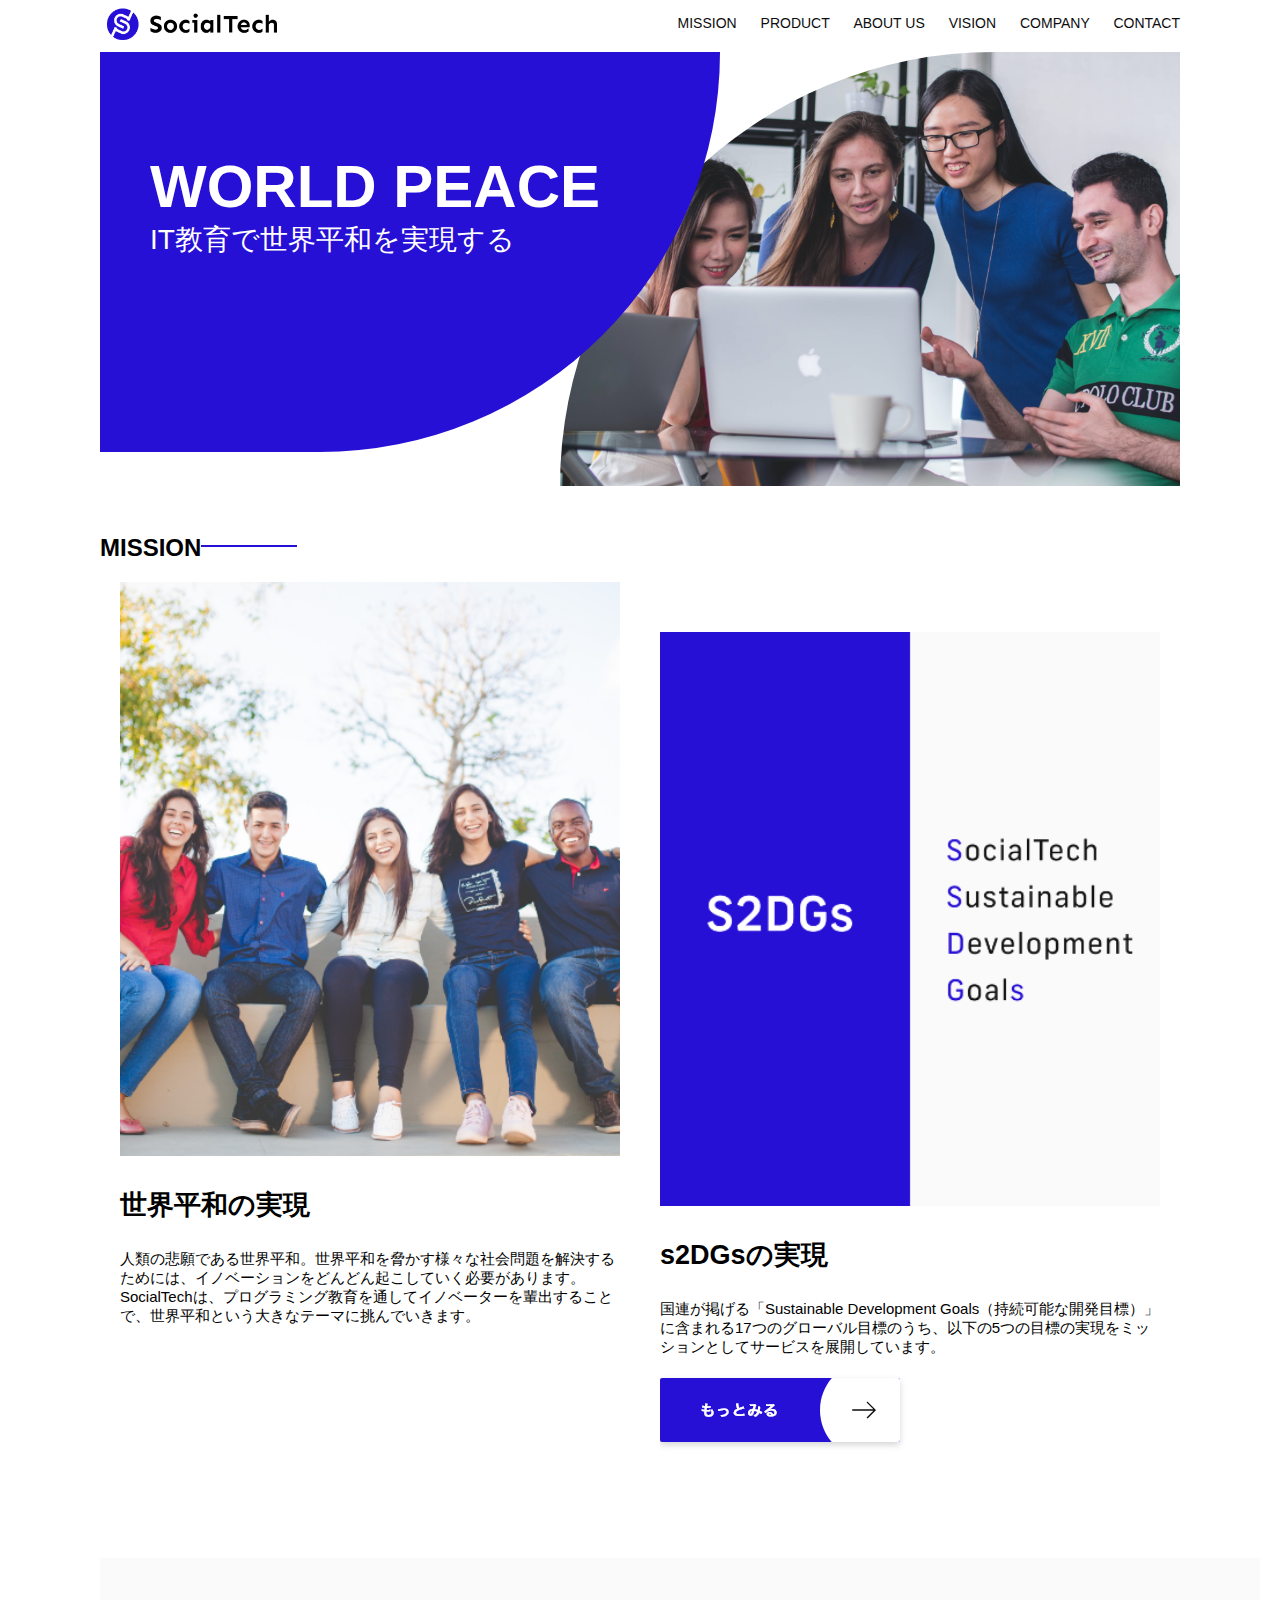
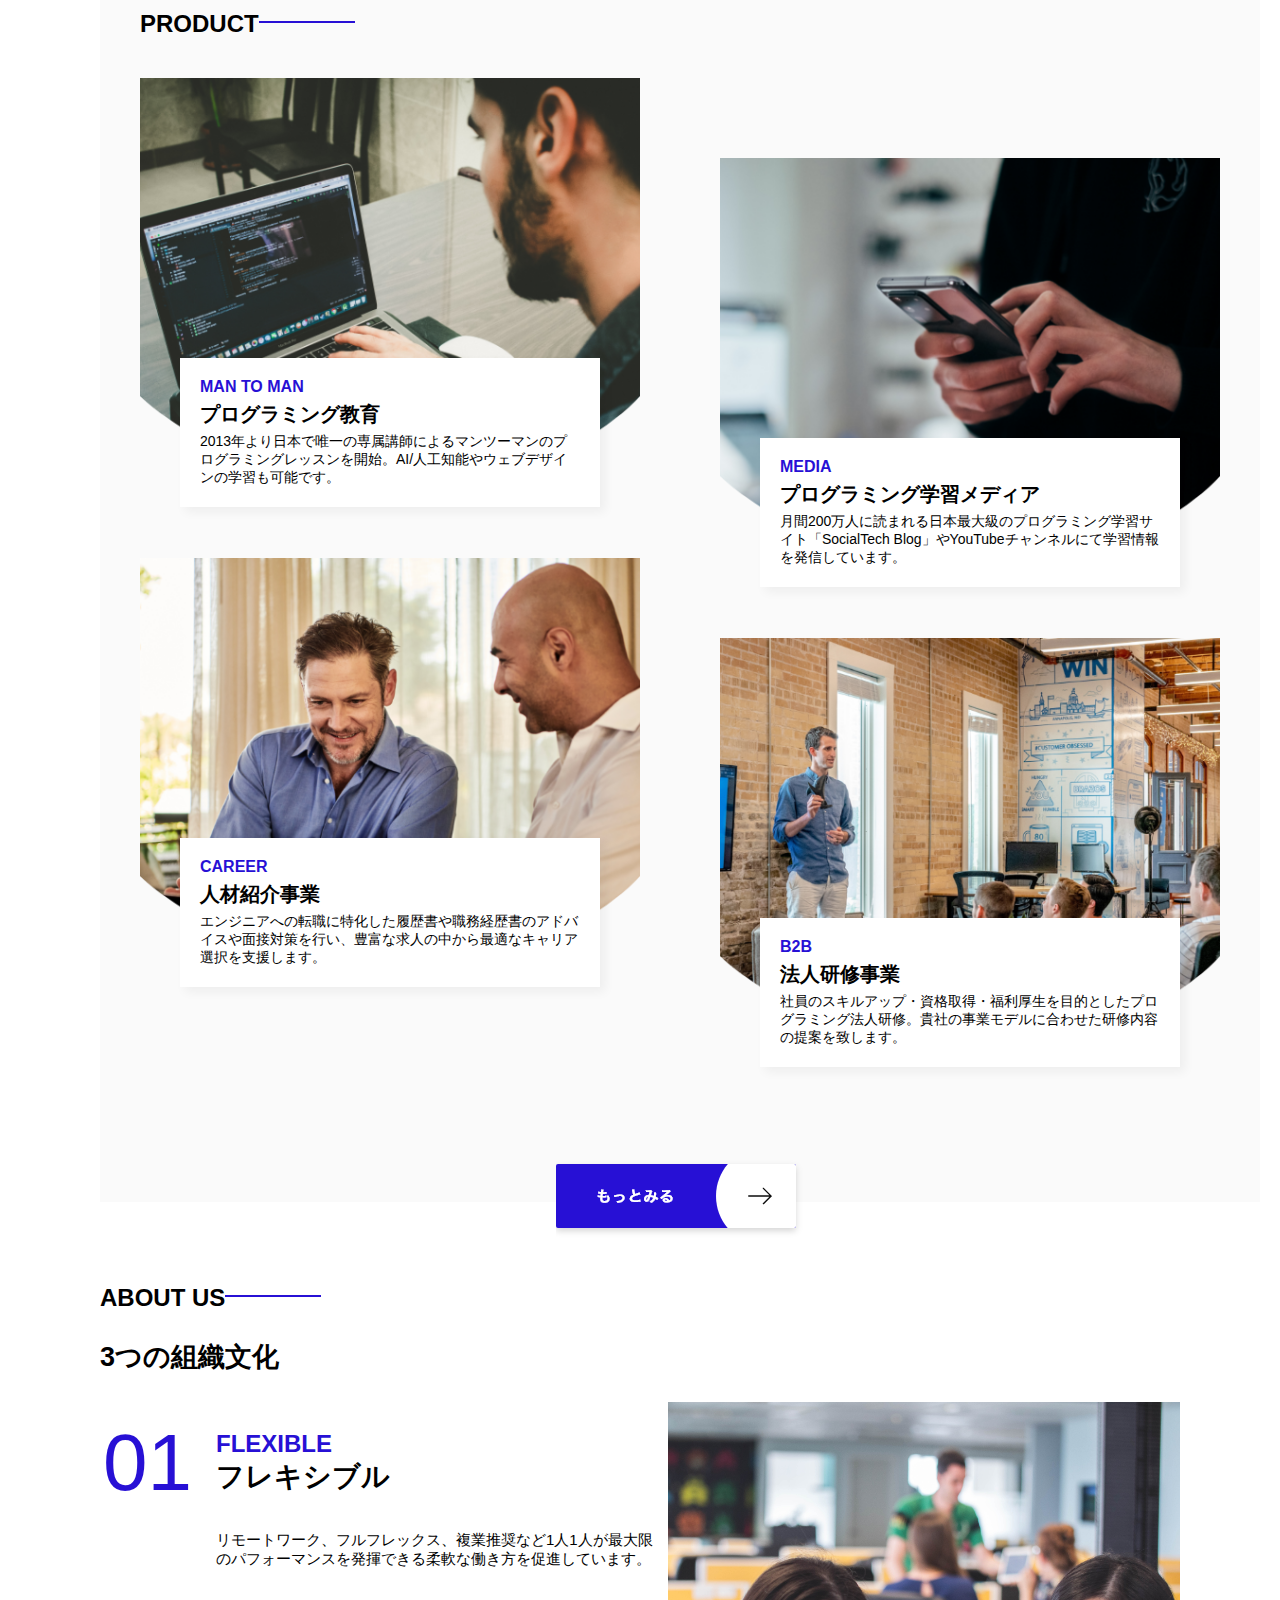
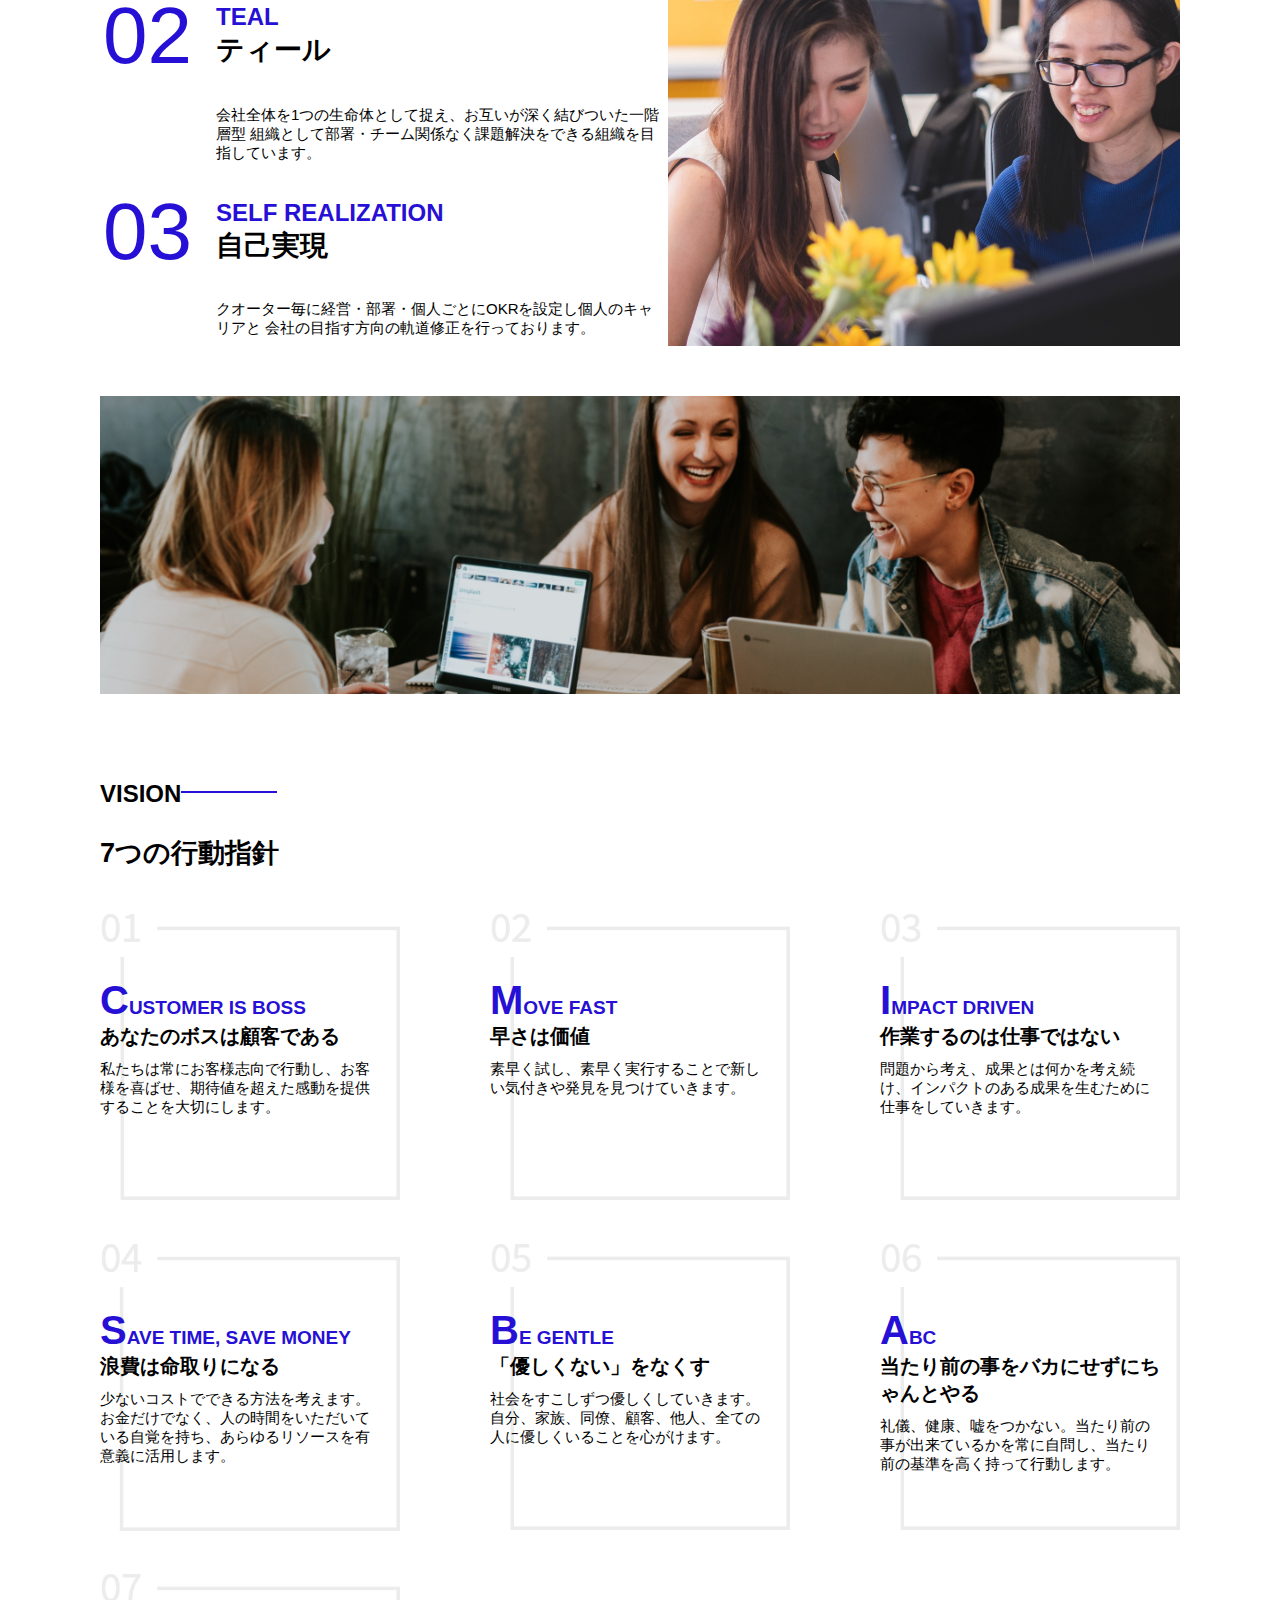
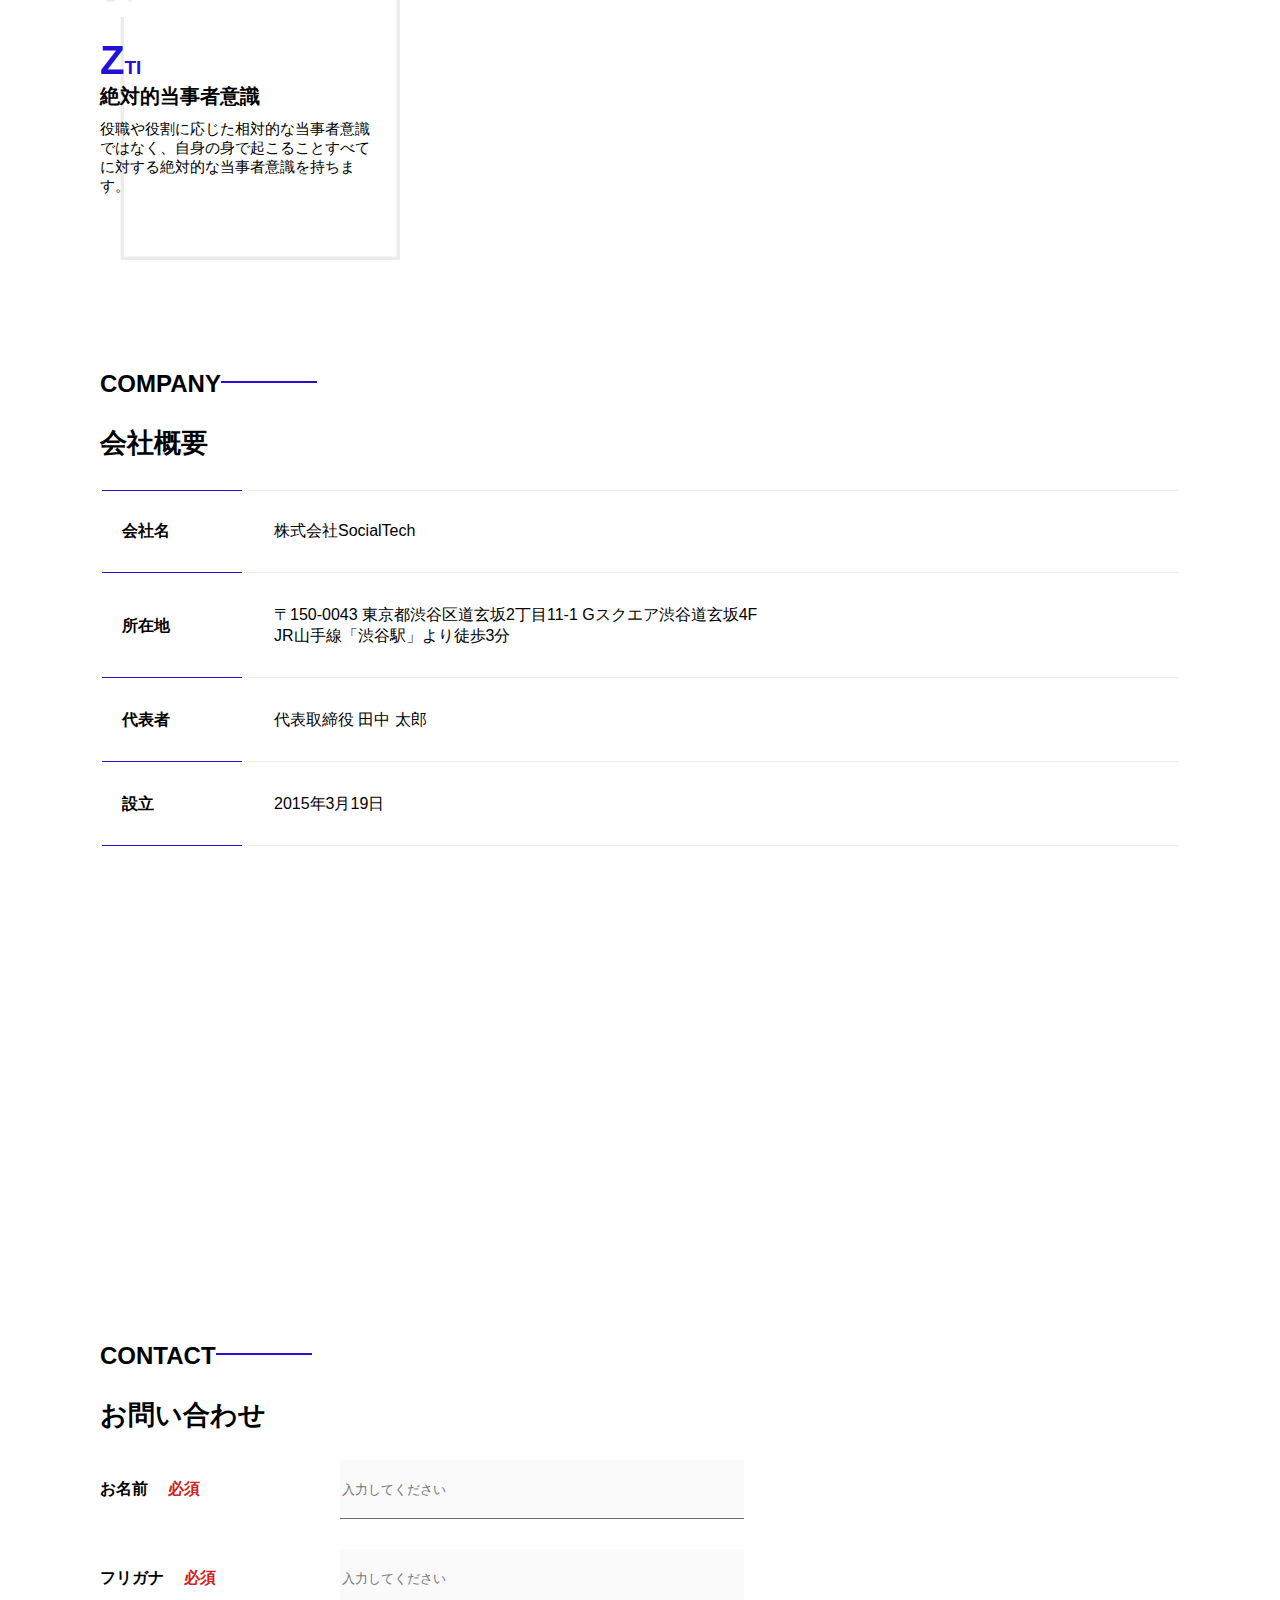
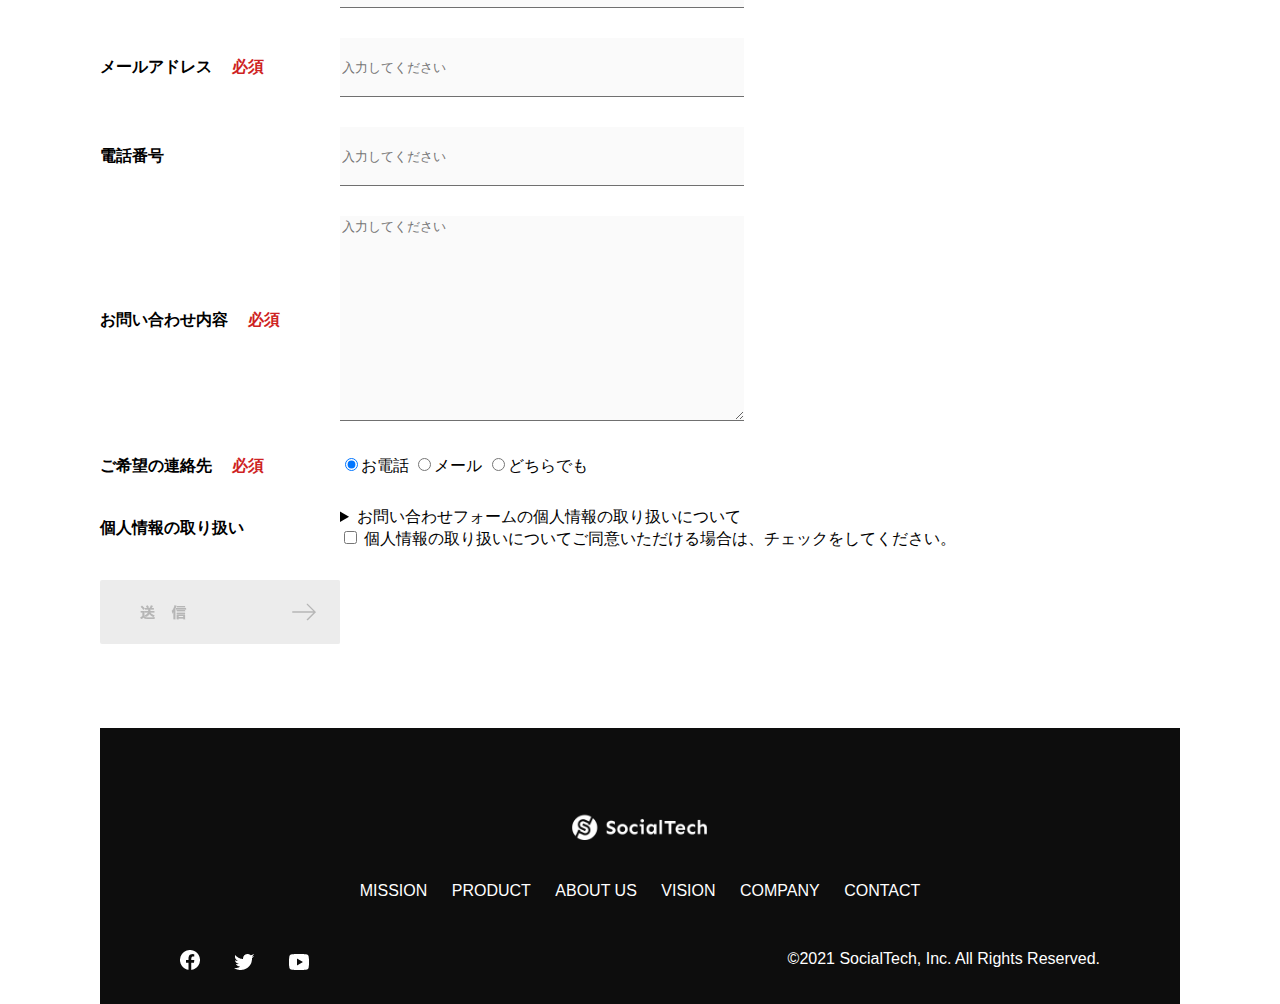
<file: socialtech/index.html>
<!DOCTYPE html>
<html>
<head>
    <title>SocialTech</title>
    <meta charset="UTF-8">
    <meta name="description" content="SocialTechはEdTech業界のリーディングカンパニーを目指します。">
    <link rel="stylesheet" href="style.css">
    <meta name="viewport" content="width-device, initial-scale=1,0">
</head>
<body>
<header>
    <a href="index.html" id="logo"><img src="images/logo.png" alt="トップページに戻る"></a>
    <nav id="nav-pc">
        <a href="mission.html">MISSION</a>
        <a href="product.html">PRODUCT</a>
        <a href="index.html#aboutus">ABOUT US</a>
        <a href="index.html#vision">VISION</a>
        <a href="index.html#company">COMPANY</a>
        <a href="index.html#contact">CONTACT</a>
      </nav>
      <img id="menu-sp" src="images/button-menu.png" alt="ナビゲーションを開く" onclick="document.getElementById('nav-sp').style.display = 'block'">
      <nav id="nav-sp">
        <img id="close" src="images/button-close.png" alt="ナビゲーションを閉じる"onclick="document.getElementById('nav-sp').style.display = 'none'">
        <a id="logo-sp" href="index.html" onclick="document.getElementById('nav-sp').style.display = 'none'"><img
            src="images/logo-sp.png" alt="トップページに戻る"></a>
        <a class="menu" href="mission.html" onclick="document.getElementById('nav-sp').style.display = 'none'">MISSION</a>
        <a class="menu" href="product.html" onclick="document.getElementById('nav-sp').style.display = 'none'">PRODUCT</a>
        <a class="menu" href="index.html#aboutus" onclick="document.getElementById('nav-sp').style.display = 'none'">ABOUT
          US</a>
        <a class="menu" href="index.html#vision"
          onclick="document.getElementById('nav-sp').style.display = 'none'">VISION</a>
        <a class="menu" href="index.html#company"
          onclick="document.getElementById('nav-sp').style.display = 'none'">COMPANY</a>
        <a class="menu" href="index.html#contact"
          onclick="document.getElementById('nav-sp').style.display = 'none'">CONTACT</a>
        <div id="sns">
          <a href="https://www.facebook.com/sejuku2013"><img src="images/button-facebook.png" alt="Facebookのリンク"></a>
          <a href="https://twitter.com/samuraijuku"><img src="images/button-twitter.png" alt="Twitterのリンク"></a>
          <a href="https://www.youtube.com/channel/UCCFOQO5aDK0xXam4cUQXT8g"><img src="images/button-youtube.png" alt="YouTubeのリンク"></a>
        </div>
      </nav>
   </header>
 

 




      </nav>
    </header>




</header>
<main>
    <article>
        <section id="main-visual">
            <div id="main-message">
                <h1>WORLD PEACE</h1>
                <p>IT教育で世界平和を実現する</p>
            </div>
            <img src="images/index/index-main.png" alt="PCの周りに集まる多国籍の仲間たち">
        </section>
        <section id="mission">
            <h2 class="index-h2">MISSION</h2>
           <div id="mission-flex">
             <div>
                <img id="mission-photo" src="images/index/index-mission.png" alt="屋外のベンチで写真を撮影する多国籍の仲間たち">
                <h3>世界平和の実現</h3>
                <p>
                  人類の悲願である世界平和。世界平和を脅かす様々な社会問題を解決するためには、イノベーションをどんどん起こしていく必要があります。SocialTechは、プログラミング教育を通してイノベーターを輩出することで、世界平和という大きなテーマに挑んでいきます。
                </p>
             </div>
             <div>
              <img id="s2dgs" src="images/index/s2dgs.png" alt="s2DGs">
             <h3>s2DGsの実現</h3>
             <p>国連が掲げる「Sustainable Development Goals（持続可能な開発目標）」に含まれる17つのグローバル目標のうち、以下の5つの目標の実現をミッションとしてサービスを展開しています。</p>
             <a href="mission.html">
              <img src="images/button-more.png" alt="もっとみる">
            </a>
            </div>
           </section>
           <section id="product">
            <h2 class="index-h2">PRODUCT</h2>
            <div>
              <div id="product-left">
                <div>
                  <img class="product-photo" src="images/index/index-mantoman.png" alt="PCでコードを書く男性">
                  <div class="product-explain">
                    <span>MAN TO MAN</span>
                    <h3>プログラミング教育</h3>
                    <p>2013年より日本で唯一の専属講師によるマンツーマンのプログラミングレッスンを開始。AI/人工知能やウェブデザインの学習も可能です。</p>
                  </div>
                </div>
              <div>
                <img class="product-photo" src="images/index/index-career.png" alt="笑顔で話し合う2人の男性">
                <div class="product-explain">
                  <span>CAREER</span>
                  <h3>人材紹介事業</h3>
                  <p>エンジニアへの転職に特化した履歴書や職務経歴書のアドバイスや面接対策を行い、豊富な求人の中から最適なキャリア選択を支援します。</p>
                </div>
              </div>
              </div>
              <div id="product-right">
                <div>
               <img class="product-photo" src="images/index/index-media.png" alt="スマートフォンを操作する人">
               <div class="product-explain">
                 <span>MEDIA</span>
                 <h3>プログラミング学習メディア</h3>
                 <p>月間200万人に読まれる日本最大級のプログラミング学習サイト「SocialTech Blog」やYouTubeチャンネルにて学習情報を発信しています。</p>
               </div>
             </div>
             <div>
               <img class="product-photo" src="images/index/index-b2b.png" alt="講演中の男性とそれを聴く人々">
               <div class="product-explain">
                 <span>B2B</span>
                 <h3>法人研修事業</h3>
                 <p>社員のスキルアップ・資格取得・福利厚生を目的としたプログラミング法人研修。貴社の事業モデルに合わせた研修内容の提案を致します。</p>
               </div>
             </div>
           </div>
         </div>
         <div>
           <a id="product-more" href="product.html">
             <img src="images/button-more.png" alt="もっとみる">
           </a>
           </div>
            </section>
            <section id="abouts">
              <h2 class="index-h2">ABOUT US</h2>
              <h3>3つの組織文化</h3>
              <div>
                <table class="culuture-table">
                  <tr>
                    <td>
                      <span class="culture-num">01</span>
                    </td>
                    <td>
                      <span class="culture-en">FLEXIBLE</span>
                      <span class="culture-jp">フレキシブル</span>
                    </td>
                  </tr>
                  <tr>
                    <td>
                    </td>
                    <td>
                      <p class="culture-description">
                        リモートワーク、フルフレックス、複業推奨など1人1人が最大限のパフォーマンスを発揮できる柔軟な働き方を促進しています。
                      </p>
                    </td>
                  </tr>
                  <tr>
                    <td>
                      <span class="culture-num">02</span>
                    </td>
                    <td>
                      <span class="culture-en">TEAL</span>
                      <span class="culture-jp">ティール</span>
                    </td>
                  </tr>
                  <tr>
                    <td>
                    </td>
                    <td>
                      <p class="culture-description">
                        会社全体を1つの生命体として捉え、お互いが深く結びついた一階層型
                        組織として部署・チーム関係なく課題解決をできる組織を目指しています。
                      </p>
                    </td>
                  </tr>
                  <tr>
                    <td>
                      <span class="culture-num">03</span>
                    </td>
                    <td>
                      <span class="culture-en">SELF REALIZATION</span>
                      <span class="culture-jp">自己実現</span>
                    </td>
                  </tr>
                  <tr>
                    <td>
                    </td>
                    <td>
                      <p class="culture-description">
                        クオーター毎に経営・部署・個人ごとにOKRを設定し個人のキャリアと
                        会社の目指す方向の軌道修正を行っております。
                      </p>
                    </td>
                  </tr>
                </table>
                <img class="culuture-img" src="images/index/index-aboutus1.png"alt="笑顔で話し合う2人の女性">
                </div>
                <img class="culture-img2" src="images/index/index-aboutus2.png" alt="笑顔で話し合う3人の男女">
            </section>
            <section id="vision">
              <h2 class="index-h2">VISION</h2>
              <h3>7つの行動指針</h3>
              <div>
                <div class="vision-box">
                  <img src="images/index/vision-01.png" alt="01">
                  <span>
                    <h4>CUSTOMER IS BOSS</h4>
                    <h5>あなたのボスは顧客である</h5>
                    <p>私たちは常にお客様志向で行動し、お客様を喜ばせ、期待値を超えた感動を提供することを大切にします。</p>
                  </span>
                </div>
                <div class="vision-box">
                  <img src="images/index/vision-02.png" alt="02">
                  <span>
                    <h4>MOVE FAST</h4>
                    <h5>早さは価値</h5>
                    <p>素早く試し、素早く実行することで新しい気付きや発見を見つけていきます。</p>
                  </span>
                </div>
                <div class="vision-box">
                  <img src="images/index/vision-03.png" alt="03">
                  <span>
                    <h4>IMPACT DRIVEN</h4>
                    <h5>作業するのは仕事ではない</h5>
                    <p>問題から考え、成果とは何かを考え続け、インパクトのある成果を生むために仕事をしていきます。</p>
                  </span>
                </div>
                <div class="vision-box">
                  <img src="images/index//vision-04.png" alt="04">
                  <span>
                    <h4>SAVE TIME, SAVE MONEY</h4>
                    <h5>浪費は命取りになる</h5>
                    <p>少ないコストでできる方法を考えます。お金だけでなく、人の時間をいただいている自覚を持ち、あらゆるリソースを有意義に活用します。</p>
                  </span>
                </div>
                <div class="vision-box">
                  <img src="images/index/vision-05.png" alt="05">
                  <span>
                    <h4>BE GENTLE</h4>
                    <h5>「優しくない」をなくす</h5>
                    <p>社会をすこしずつ優しくしていきます。自分、家族、同僚、顧客、他人、全ての人に優しくいることを心がけます。</p>
                  </span>
                </div>
                <div class="vision-box">
                  <img src="images/index/vision-06.png" alt="06">
                  <span>
                    <h4>ABC</h4>
                    <h5>当たり前の事をバカにせずにちゃんとやる</h5>
                    <p>礼儀、健康、嘘をつかない。当たり前の事が出来ているかを常に自問し、当たり前の基準を高く持って行動します。</p>
                  </span>
                </div>
                <div class="vision-box">
                  <img src="images/index/vision-07.png" alt="07">
                  <span>
                    <h4>ZTI</h4>
                    <h5>絶対的当事者意識</h5>
                    <p>役職や役割に応じた相対的な当事者意識ではなく、自身の身で起こることすべてに対する絶対的な当事者意識を持ちます。</p>
                  </span>
                </div>
             </div>
           </section>
           <section id="company">
            <h2 class="index-h2">COMPANY</h2>
            <h3>会社概要</h3>
            <table id="company-table">
              <tr>
                <th class="tableheader-first">会社名</th>
                <td class="cell-first">株式会社SocialTech</td>
              </tr>
              <tr>
                <th class="tableheader">所在地</th>
                <td class="cell">〒150-0043 東京都渋谷区道玄坂2丁目11-1 Gスクエア渋谷道玄坂4F<br>JR山手線「渋谷駅」より徒歩3分</td>
              </tr>
              <tr>
                <th class="tableheader">代表者</th>
                <td class="cell">代表取締役 田中 太郎</td>
              </tr>
              <tr>
                <th class="tableheader">設立</th>
                <td class="cell">2015年3月19日</td>
              </tr>
            </table>
            <iframe
            src="https://www.google.com/maps/embed?pb=!1m18!1m12!1m3!1d3241.7759544892483!2d139.69399665123464!3d35.65789123876098!2m3!1f0!2f0!3f0!3m2!1i1024!2i768!4f13.1!3m3!1m2!1s0x60188caa0042e8d1%3A0xba130bea826a7aa2!2z44CSMTUwLTAwNDMg5p2x5Lqs6YO95riL6LC35Yy66YGT546E5Z2C77yS5LiB55uu77yR77yR4oiS77yR!5e0!3m2!1sja!2sjp!4v1636872991912!5m2!1sja!2sjp"
            style="border:0;" allowfullscreen="" loading="lazy">
          </iframe>
           </section>
           <section id="contact">
            <h2 class="index-h2">CONTACT</h2>
            <h3>お問い合わせ</h3>
            <form action="https://api.staticforms.xyz/submit" method="post">
              <input type="text" name="honeypot" style="display:none">
              <input type="hidden" name="accessKey" value="74bb3dfe-7de3-43c2-b5ea-138ee64478a0">
              <input type="hidden" name="subject" value="Webサイトからお問い合わせがありました" />
              <input type="hidden" name="replyTo" value="s.kori09191019@gmail.com">
              <input type="hidden" name="redirectTo" value="">     
              <div>
                <div class="contact-heading">
                  <label class="contact-label">お名前<span class="contact-span">必須</span></label>
                </div>
                <div class="contact-form">
                  <input type="text" name="name" placeholder="入力してください" class="contact-textbox">
                </div>
              </div>
              <div>
                <div class="contact-heading">
                  <label class="contact-label">フリガナ<span class="contact-span">必須</span></label>
                </div>
                <div>
                  <input type="text" name="hurigana" placeholder="入力してください" class="contact-textbox">
                </div>
              </div>
              <div>
                <div class="contact-heading">
                  <label class="contact-label">メールアドレス<span class="contact-span">必須</span></label>
                </div>
                <div>
                  <input type="text" name="email" placeholder="入力してください" class="contact-textbox">
                </div>
              </div>
              <div>
                <div class="contact-heading">
                  <label class="contact-label">電話番号</label>
                </div>
                <div>
                  <input type="text" name="tel" placeholder="入力してください" class="contact-textbox">
                </div>
              </div>
              <div>
                <div class="contact-heading">
                  <label class="contact-label">お問い合わせ内容<span class="contact-span">必須</span></label>
                </div>
                <div>
                  <textarea class="contact-textarea " placeholder="入力してください" name="message"></textarea>
                </div>
              </div>
              <div>
                <div class="contact-heading">
                  <label class="contact-label">ご希望の連絡先<span class="contact-span">必須</span></label>
                </div>
                <div>
                  <input class="radiobutton" type="radio" value="tel" name="contact" checked><label>お電話</label>
                  <input class="radiobutton" type="radio" value="mail" name="contact"><label>メール</label>
                  <input class="radiobutton" type="radio" value="both" name="contact"><label>どちらでも</label>
                </div>
              </div>
              <div>
                <div class="contact-heading">
                  <label class="contact-label">個人情報の取り扱い</label>
                </div>
                <div>
                  <details>
                    <summary>お問い合わせフォームの個人情報の取り扱いについて</summary>
                    <div>
                      <span>１．組織の名称又は氏名</span><br>
                      株式会社SocialTech<br><br>
                      <span>２．個人情報保護管理者（若しくはその代理人）の氏名又は職名、所属及び連絡先
                        鈴木 一郎 コーポレート部</span><br>
                      メールアドレス:support@socialtech.net<br>
                      TEL:03-xxxx-xxxx<br>
                      <span>３．個人情報の利用目的</span><br>
                      ・本サービス及び本サービスに関連する情報の提供又はそれらに関する連絡のため<br>
                      ・ユーザーの本人確認のため<br>
                      ・当社サービスのご案内のため<br>
                      ・当社の商品等の広告または宣伝（電子メールによるものを含むものとします。）<br><br>
                      <span>４．個人情報の取り扱い業務の委託</span><br>
                      個人情報の取扱業務の全部または一部を外部に業務委託する場合があります。<br>
                      その際、弊社は、個人情報を適切に保護できる管理体制を敷き実行していることを条件として<br>
                      委託先を厳選したうえで、機密保持契約を委託先と締結し、お客様の個人情報を厳密に管理させます。<br><br>
                      <span>５．個人情報の開示等の請求</span><br>
                      お客様は、弊社に対してご自身の個人情報の開示等（利用目的の通知、開示、内容の訂正・追加・削除、利用の停止または消去、第三者への提供の停止）に関して、当社問合わせ窓口に申し出ることができます。<br>
                      その際、弊社はお客様ご本人を確認させていただいたうえで、合理的な期間内に対応いたします。<br><br>
                      なお、個人情報に関する弊社問合わせ先は、次の通りです。<br><br>
                      株式会社SocialTech 個人情報問合せ窓口<br>
                      〒150-0043 東京都渋谷区道玄坂2丁目11-1 Ｇスクエア渋谷道玄坂 4F<br>
                      メールアドレス:support@socialtech.net TEL:03-xxxx-xxxx<br><br>
                      <span>６．個人情報を提供されることの任意性について</span><br><br>
                      お客様がご自身の個人情報を弊社に提供されるか否かは、お客様のご判断によりますが、もしご提供されない場合には、適切なサービスが提供できない場合がありますので予めご了承ください。
                    </div>
                  </details>
                  <input type="checkbox" name="agree">
                  <span>個人情報の取り扱いについてご同意いただける場合は、チェックをしてください。</span>
                </div>
              </div>
               <input type="image" src="images/button-submit.png" alt="送信する">
            </form>
          </section>
         </article>
         <footer>
          <div id="footer-logo">
            <img src="images/logo-sp.png" alt="SocialTech">
          </div>
          <div id="footer-link">
            <a href="mission.html">MISSION</a>
            <a href="product.html">PRODUCT</a>
            <a href="index.html#aboutus">ABOUT US</a>
            <a href="index.html#vision">VISION</a>
            <a href="index.html#company">COMPANY</a>
            <a href="index.html#contact">CONTACT</a>
          </div>
          <div id="sns-footer">
            <a href="https://www.facebook.com/sejuku2013"><img src="images/button-facebook.png" alt="Facebookのリンク"></a>
            <a href="https://twitter.com/samuraijuku"><img src="images/button-twitter.png" alt="Twitterのリンク"></a>
            <a href="https://www.youtube.com/channel/UCCFOQO5aDK0xXam4cUQXT8g"><img src="images/button-youtube.png" alt="YouTubeのリンク"></a>
            <span id="copyright">&copy;2021 SocialTech, Inc. All Rights Reserved. </span>
          </div>
         </footer>
       </main>
     </body>
     </html>
     




                  </span>



                </div>
              </div>
            </section>
       </article>
     </main>
   </body>
   
   </html>
</file>
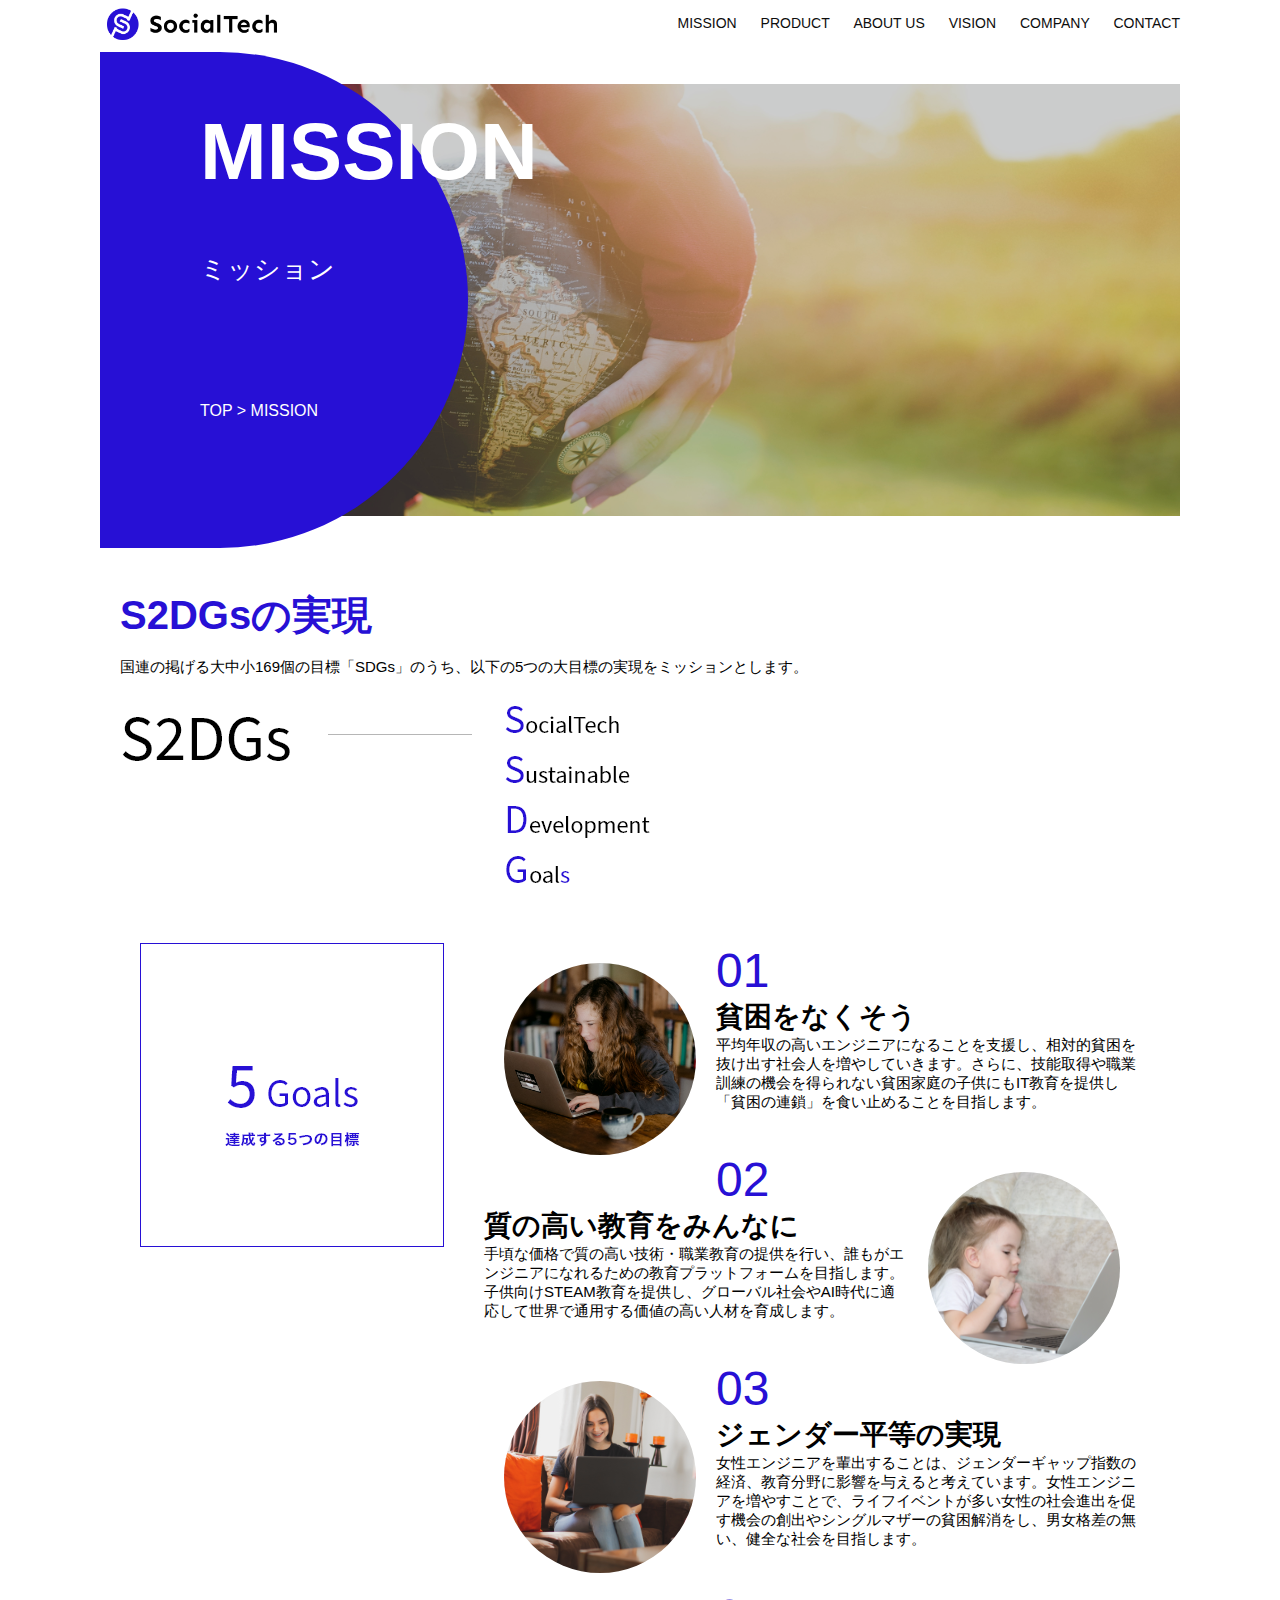
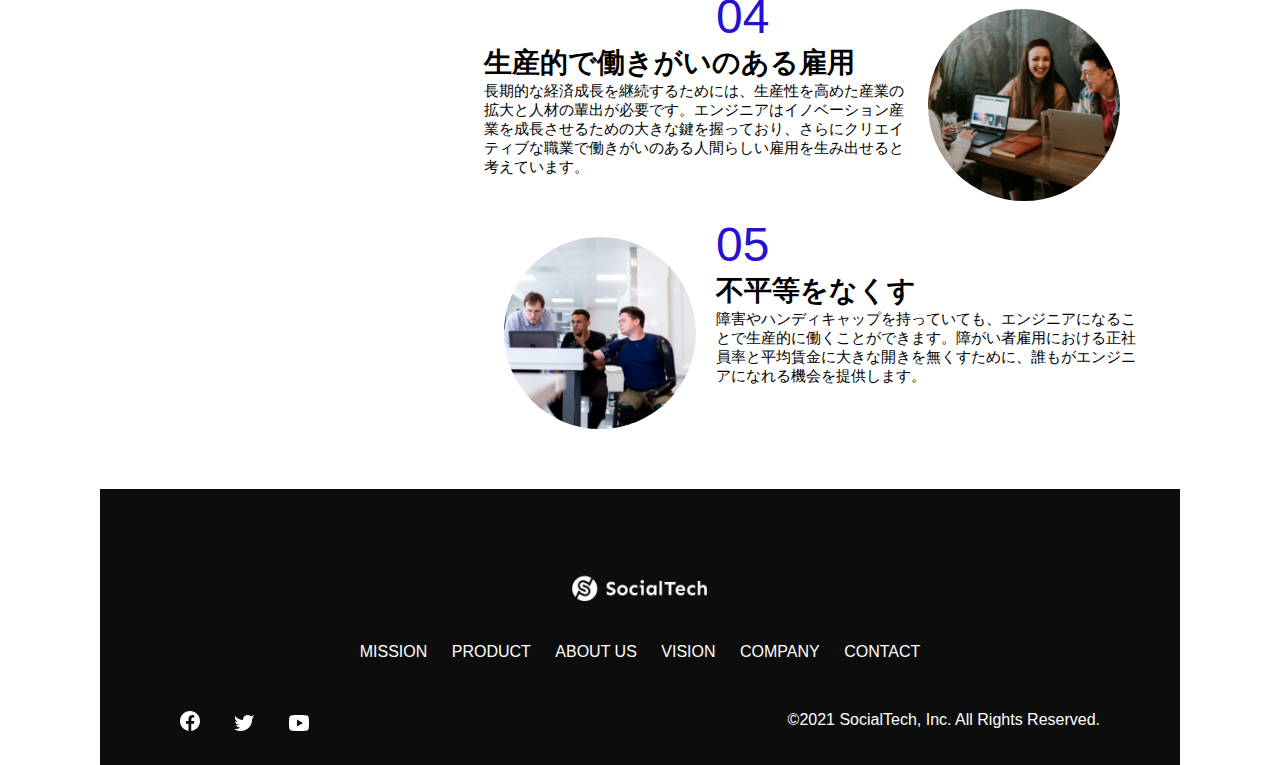
<file: socialtech/mission.html>
<!DOCTYPE html>
  <html>
  <head>
    <title>SocialTech - MISSION ミッション -</title>
    <meta charset="UTF-8">
    <meta name="description" content="SocialTechが目指す5つの目標（S2DGs）を紹介します">
    <meta name="viewport" content="width=device-width, initial-scale=1.0">
    <link rel="stylesheet" href="style.css">
  </head>
 
  <body>
    <header>
      <a href="index.html" id="logo"><img src="images/logo.png" alt="トップページに戻る"></a>
  
      <nav id="nav-pc">
        <a href="mission.html">MISSION</a>
        <a href="product.html">PRODUCT</a>
        <a href="index.html#aboutus">ABOUT US</a>
        <a href="index.html#vision">VISION</a>
        <a href="index.html#company">COMPANY</a>
        <a href="index.html#contact">CONTACT</a>
      </nav>
  
      <img id="menu-sp" src="images/button-menu.png" alt="ナビゲーションを開く" onclick="document.getElementById('nav-sp').style.display = 'block'">
 
      <nav id="nav-sp">
        <img id="close" src="images/button-close.png" alt="ナビゲーションを閉じる" onclick="document.getElementById('nav-sp').style.display = 'none'">
        <a id="logo-sp" href="index.html" onclick="document.getElementById('nav-sp').style.display = 'none'"><img
            src="images/logo-sp.png" alt="トップページに戻る"></a>
        <a class="menu" href="mission.html" onclick="document.getElementById('nav-sp').style.display = 'none'">MISSION</a>
        <a class="menu" href="product.html" onclick="document.getElementById('nav-sp').style.display = 'none'">PRODUCT</a>
        <a class="menu" href="index.html#aboutus" onclick="document.getElementById('nav-sp').style.display = 'none'">ABOUT
          US</a>
        <a class="menu" href="index.html#vision"
          onclick="document.getElementById('nav-sp').style.display = 'none'">VISION</a>
        <a class="menu" href="index.html#company"
          onclick="document.getElementById('nav-sp').style.display = 'none'">COMPANY</a>
        <a class="menu" href="index.html#contact"
          onclick="document.getElementById('nav-sp').style.display = 'none'">CONTACT</a>
        <div id="sns">
          <a href="https://www.facebook.com/sejuku2013"><img src="images/button-facebook.png" alt="Facebookのリンク"></a>
          <a href="https://twitter.com/samuraijuku"><img src="images/button-twitter.png" alt="Twitterのリンク"></a>
          <a href="https://www.youtube.com/channel/UCCFOQO5aDK0xXam4cUQXT8g"><img src="images/button-youtube.png" alt="YouTubeのリンク"></a>
        </div>
      </nav>
    </header>
    <main>
      <article>
        <section id="mission-main">
          <div id="mission-title">
            <h1>MISSION</h1>
            <span>ミッション</span>
            <div>TOP > MISSION</div>
          </div>
        </section>
        <section id="mission-s2dgs">
          <h2 class="mission-h2">S2DGsの実現</h2>
          <p>国連の掲げる大中小169個の目標「SDGs」のうち、以下の5つの大目標の実現をミッションとします。</p>
          <img src="images/mission/mission-s2dgs.png" alt="S2DGs">
        </section>
        <section id="mission-5goals">
          <div>
            <img id="s2dgs-image" src="images/mission/mission-5goals.png" alt="5Goals">
          </div>
          <div>
            <div>
              <img class="fivegoals-image-left" src="images/mission/mission-5goals01.png" alt="PCを操作する女の子">
              <span class="fivegoals-number">01</span>
              <h3 class="fivegoals-h3">貧困をなくそう</h3>
              <p class="fivegoals-p">
                平均年収の高いエンジニアになることを支援し、相対的貧困を抜け出す社会人を増やしていきます。さらに、技能取得や職業訓練の機会を得られない貧困家庭の子供にもIT教育を提供し「貧困の連鎖」を食い止めることを目指します。
              </p>
            </div>
    
            <div>
              <img class="fivegoals-image-right" src="images/mission/mission-5goals02.png" alt="PCを見つめる小さい女の子">
              <span class="fivegoals-number">02</span>
              <h3 class="fivegoals-h3">質の高い教育をみんなに</h3>
              <p class="fivegoals-p">
                手頃な価格で質の高い技術・職業教育の提供を行い、誰もがエンジニアになれるための教育プラットフォームを目指します。子供向けSTEAM教育を提供し、グローバル社会やAI時代に適応して世界で通用する価値の高い人材を育成します。
              </p>
            </div>
    
            <div>
              <img class="fivegoals-image-left" src="images/mission/mission-5goals03.png" alt="PCを操作する女性">
              <span class="fivegoals-number">03</span>
              <h3 class="fivegoals-h3">ジェンダー平等の実現</h3>
              <p class="fivegoals-p">
                女性エンジニアを輩出することは、ジェンダーギャップ指数の経済、教育分野に影響を与えると考えています。女性エンジニアを増やすことで、ライフイベントが多い女性の社会進出を促す機会の創出やシングルマザーの貧困解消をし、男女格差の無い、健全な社会を目指します。
              </p>
            </div>
    
            <div>
              <img class="fivegoals-image-right" src="images/mission/mission-5goals04.png" alt="笑顔で話し合う3人の男女">
              <span class="fivegoals-number">04</span>
              <h3 class="fivegoals-h3">生産的で働きがいのある雇用</h3>
              <p class="fivegoals-p">
                長期的な経済成長を継続するためには、生産性を高めた産業の拡大と人材の輩出が必要です。エンジニアはイノベーション産業を成長させるための大きな鍵を握っており、さらにクリエイティブな職業で働きがいのある人間らしい雇用を生み出せると考えています。
              </p>
            </div>
    
            <div>
              <img class="fivegoals-image-left" src="images/mission/mission-5goals05.png" alt="障害を持つ男性が生き生きと働く様子">
              <span class="fivegoals-number">05</span>
              <h3 class="fivegoals-h3">不平等をなくす</h3>
              <p class="fivegoals-p">
                障害やハンディキャップを持っていても、エンジニアになることで生産的に働くことができます。障がい者雇用における正社員率と平均賃金に大きな開きを無くすために、誰もがエンジニアになれる機会を提供します。
              </p>
            </div>
          </div>
        </section>
     </article>
      </article>
      <footer>
        <div id="footer-logo">
          <img src="images/logo-sp.png" alt="SocialTech">
        </div>
        <div id="footer-link">
          <a href="mission.html">MISSION</a>
          <a href="product.html">PRODUCT</a>
          <a href="index.html#aboutus">ABOUT US</a>
          <a href="index.html#vision">VISION</a>
          <a href="index.html#company">COMPANY</a>
          <a href="index.html#contact">CONTACT</a>
        </div>
        <div id="sns-footer">
          <a href="https://www.facebook.com/sejuku2013"><img src="images/button-facebook.png" alt="Facebookのリンク"></a>
          <a href="https://twitter.com/samuraijuku"><img src="images/button-twitter.png" alt="Twitterのリンク"></a>
          <a href="https://www.youtube.com/channel/UCCFOQO5aDK0xXam4cUQXT8g"><img src="images/button-youtube.png" alt="YouTubeのリンク"></a>
          <span id="copyright">&copy;2021 SocialTech, Inc. All Rights Reserved. </span>
        </div>
      </footer>
    </main>
  </body>
 
  </html>
</file>
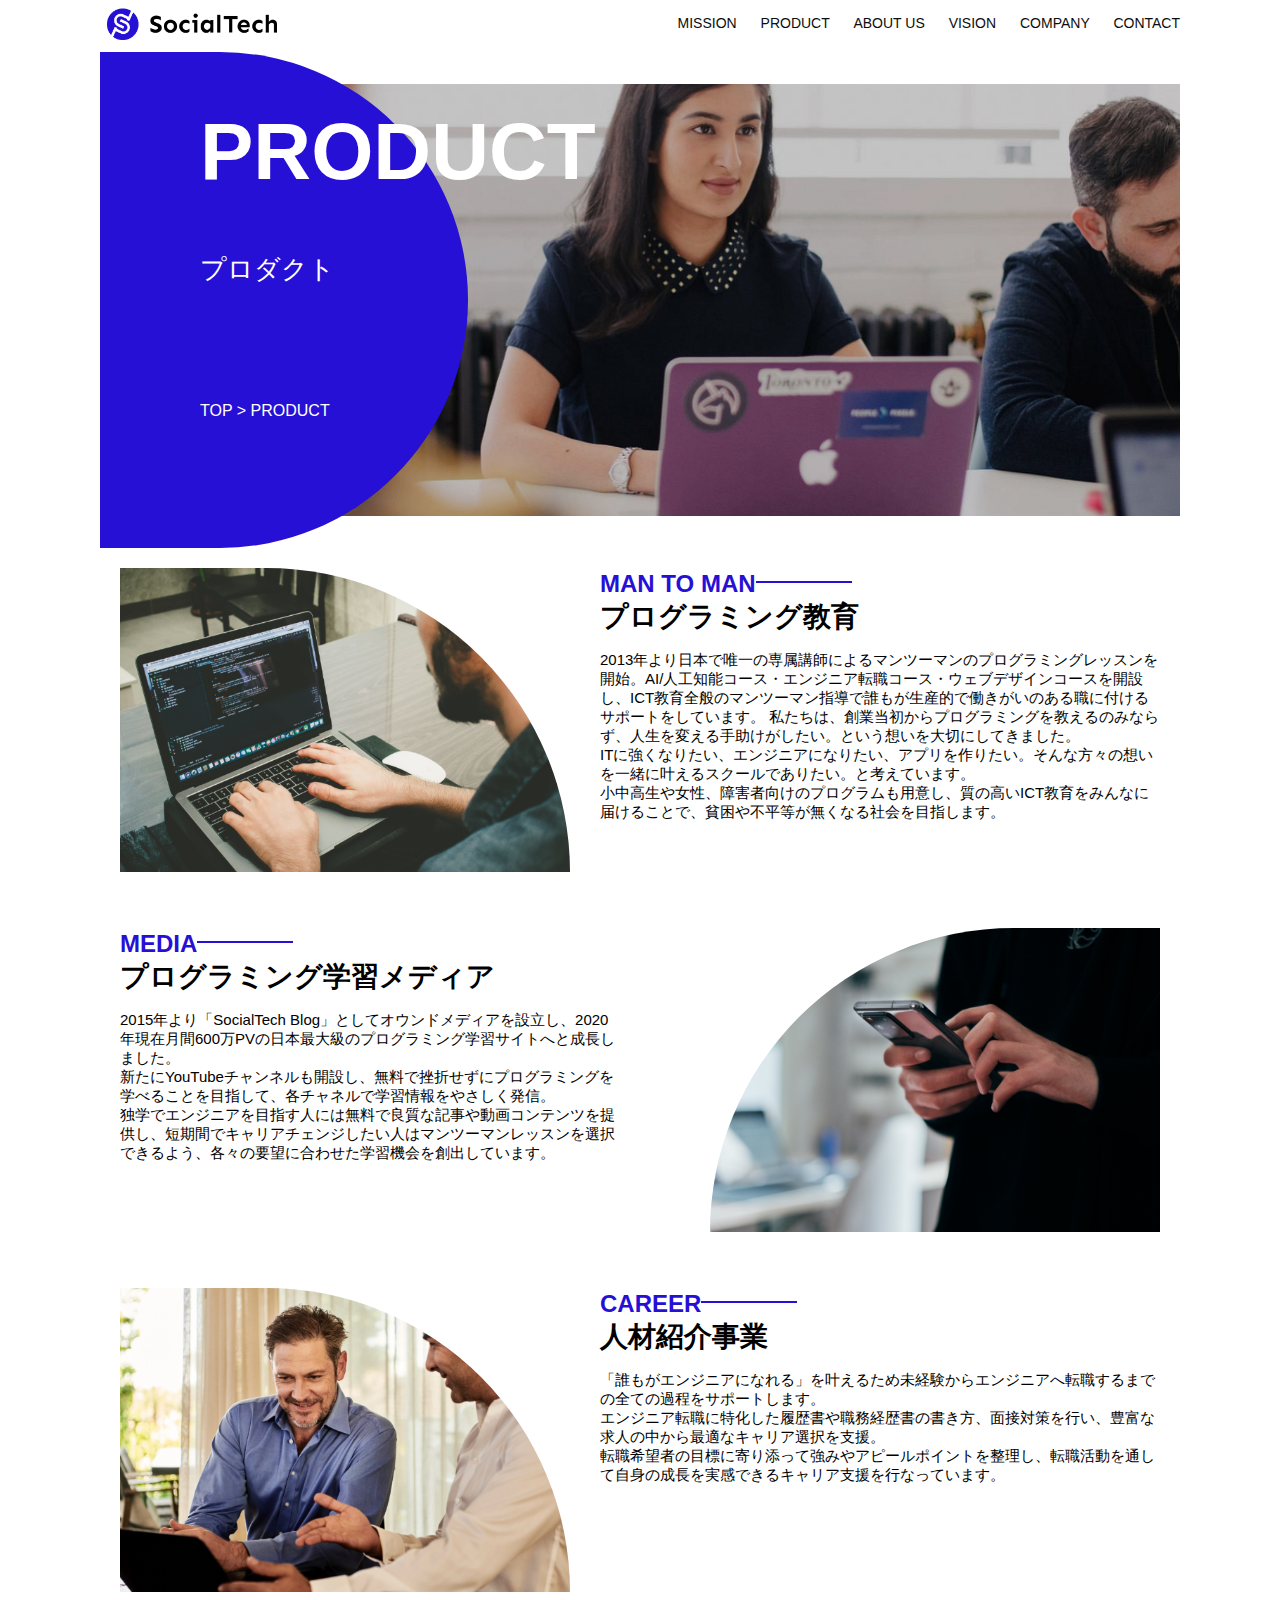
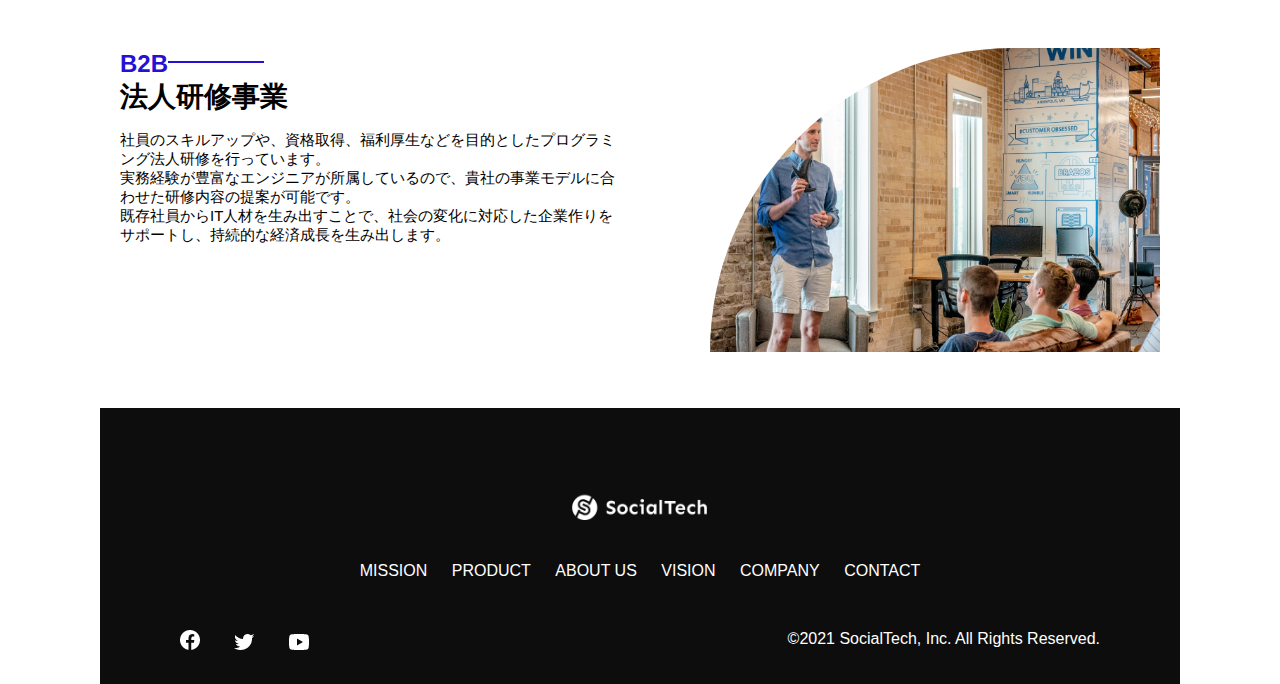
<file: socialtech/product.html>
<!DOCTYPE html>
  <html>
  <head>
    <title>SocialTech -PRODUCT プロダクト-</title>
    <meta charset="UTF-8">
    <meta name="description" content="SocialTechの4つのプロダクトを紹介します">
    <meta name="viewport" content="width=device-width, initial-scale=1.0">
    <link rel="stylesheet" href="style.css">
  </head>
  
  <body>
    <header>
      <a href="index.html" id="logo"><img src="images/logo.png" alt="トップページに戻る"></a>
  

      <nav id="nav-pc">
        <a href="mission.html">MISSION</a>
        <a href="product.html">PRODUCT</a>
        <a href="index.html#aboutus">ABOUT US</a>
        <a href="index.html#vision">VISION</a>
        <a href="index.html#company">COMPANY</a>
        <a href="index.html#contact">CONTACT</a>
      </nav>
      <img id="menu-sp" src="images/button-menu.png" alt="ナビゲーションを開く" onclick="document.getElementById('nav-sp').style.display = 'block'">
      <nav id="nav-sp">
        <img id="close" src="images/button-close.png" alt="ナビゲーションを閉じる" onclick="document.getElementById('nav-sp').style.display = 'none'">
        <a id="logo-sp" href="index.html" onclick="document.getElementById('nav-sp').style.display = 'none'"><img
            src="images/logo-sp.png" alt="トップページに戻る"></a>
        <a class="menu" href="mission.html" onclick="document.getElementById('nav-sp').style.display = 'none'">MISSION</a>
        <a class="menu" href="product.html" onclick="document.getElementById('nav-sp').style.display = 'none'">PRODUCT</a>
        <a class="menu" href="index.html#aboutus" onclick="document.getElementById('nav-sp').style.display = 'none'">ABOUT
          US</a>
        <a class="menu" href="index.html#vision"
          onclick="document.getElementById('nav-sp').style.display = 'none'">VISION</a>
        <a class="menu" href="index.html#company"
          onclick="document.getElementById('nav-sp').style.display = 'none'">COMPANY</a>
        <a class="menu" href="index.html#contact"
          onclick="document.getElementById('nav-sp').style.display = 'none'">CONTACT</a>
        <div id="sns">
          <a href="https://www.facebook.com/sejuku2013"><img src="images/button-facebook.png" alt="Facebookのリンク"></a>
          <a href="https://twitter.com/samuraijuku"><img src="images/button-twitter.png" alt="Twitterのリンク"></a>
          <a href="https://www.youtube.com/channel/UCCFOQO5aDK0xXam4cUQXT8g"><img src="images/button-youtube.png" alt="YouTubeのリンク"></a>
        </div>
      </nav>
    </header>
    <main>
      <article>
        <section id="product-main">
            <div id="product-title">
              <h1>PRODUCT</h1>
              <span>プロダクト</span>
              <div>TOP > PRODUCT</div>
            </div>
          </section>
          <section class="product-section1">
            <img src="images/product/product-mantoman.png" alt="PCでコードを書く男性">
            <div>
              <h2 class="product-h2">MAN TO MAN</h2>
              <h3 class="product-h3">プログラミング教育</h3>
              <p>
                2013年より日本で唯一の専属講師によるマンツーマンのプログラミングレッスンを開始。AI/人工知能コース・エンジニア転職コース・ウェブデザインコースを開設し、ICT教育全般のマンツーマン指導で誰もが生産的で働きがいのある職に付けるサポートをしています。
                私たちは、創業当初からプログラミングを教えるのみならず、人生を変える手助けがしたい。という想いを大切にしてきました。<br>ITに強くなりたい、エンジニアになりたい、アプリを作りたい。そんな方々の想いを一緒に叶えるスクールでありたい。と考えています。<br>小中高生や女性、障害者向けのプログラムも用意し、質の高いICT教育をみんなに届けることで、貧困や不平等が無くなる社会を目指します。
              </p>
            </div>
          </section>
          <section class="product-section2">
            <div>
              <h2 class="product-h2">MEDIA</h2>
              <h3 class="product-h3">プログラミング学習メディア</h3>
              <p>2015年より「SocialTech
                Blog」としてオウンドメディアを設立し、2020年現在月間600万PVの日本最大級のプログラミング学習サイトへと成長しました。<br>新たにYouTubeチャンネルも開設し、無料で挫折せずにプログラミングを学べることを目指して、各チャネルで学習情報をやさしく発信。<br>独学でエンジニアを目指す人には無料で良質な記事や動画コンテンツを提供し、短期間でキャリアチェンジしたい人はマンツーマンレッスンを選択できるよう、各々の要望に合わせた学習機会を創出しています。
              </p>
            </div>
            <img src="images/product/product-media.png" alt="スマートフォンを操作する人">
          </section>
          <section class="product-section1">
            <img src="images/product/product-career.png" alt="笑顔で話し合う2人の男性">
            <div>
              <h2 class="product-h2">CAREER</h2>
              <h3 class="product-h3">人材紹介事業</h3>
              <p>
                「誰もがエンジニアになれる」を叶えるため未経験からエンジニアへ転職するまでの全ての過程をサポートします。<br>エンジニア転職に特化した履歴書や職務経歴書の書き方、面接対策を行い、豊富な求人の中から最適なキャリア選択を支援。<br>転職希望者の目標に寄り添って強みやアピールポイントを整理し、転職活動を通して自身の成長を実感できるキャリア支援を行なっています。<br>
              </p>
            </div>
          </section>
          <section class="product-section2">
            <div>
              <h2 class="product-h2">B2B</h2>
              <h3 class="product-h3">法人研修事業</h3>
              <p>
                社員のスキルアップや、資格取得、福利厚生などを目的としたプログラミング法人研修を行っています。<br>実務経験が豊富なエンジニアが所属しているので、貴社の事業モデルに合わせた研修内容の提案が可能です。<br>既存社員からIT人材を生み出すことで、社会の変化に対応した企業作りをサポートし、持続的な経済成長を生み出します。
              </p>
            </div>
            <img src="images/product/product-b2b.png" alt="講演中の男性とそれを聴く人々">
          </section>
      </article>
      <footer>
        <div id="footer-logo">
          <img src="images/logo-sp.png" alt="SocialTech">
        </div>
        <div id="footer-link">
          <a href="mission.html">MISSION</a>
          <a href="product.html">PRODUCT</a>
          <a href="index.html#aboutus">ABOUT US</a>
          <a href="index.html#vision">VISION</a>
          <a href="index.html#company">COMPANY</a>
          <a href="index.html#contact">CONTACT</a>
        </div>
        <div id="sns-footer">
          <a href="https://www.facebook.com/sejuku2013"><img src="images/button-facebook.png" alt="Facebookのリンク"></a>
          <a href="https://twitter.com/samuraijuku"><img src="images/button-twitter.png" alt="Twitterのリンク"></a>
          <a href="https://www.youtube.com/channel/UCCFOQO5aDK0xXam4cUQXT8g"><img src="images/button-youtube.png" alt="YouTubeのリンク"></a>
          <span id="copyright">&copy;2021 SocialTech, Inc. All Rights Reserved. </span>
        </div>
      </footer>
    </main>
  </body>
  
  </html>
</file>
<file: socialtech/style.css>
body{
    font-family:"Soyrce Sans Pro","Hiragino Kaku GOthic ProN", Meiryo,Arial,sens-serif;
}

p{
    font-size: 15px;
}

@media screen and (min-width: 768px) {
body{
    max-width:1080px;
    min-width:960px;
    margin:0 auto 0 auto;
}

header{
    display:flex;
    justify-content: space-between;
}

#nav-pc {
    text-align: right;
    font-size: 14px;
    padding-top: 15px;
  }

#nav-pc > a{
    text-decoration: none;
    margin-left:20px;
}
#nav-pc > a:link{
    color: #0d0d0d;
}
#nav-pc > a:visited{
    color: #0d0d0d;
}
#nav-pc > a:hover {
    color: #0d0d0d;
    text-decoration: underline;
  }
  #nav-pc > a:active {
    color: #0d0d0d;
  }
  #nav-sp,
  #menu-sp {
    display: none;
  }


  #main-visual {
    position: relative;
    height: 400px;
  }
  #main-message{
    position:absolute;
    top:0;
    left:0;
    background-color: #2710d5;
    color: #ffffff;
    border-radius: 0 0 476px 0;
    max-width: 620px;
    height: 100%;
    width: 100%;
    z-index: 11;
  }

  #main-message > h1 {
    font-size:60px;
    font-weight:28px;
    margin:100px 0 0 50px;
  }
  #main-message >p {
    font-size :28px;
    margin:0 0 0 50px;
  }
  #main-visual > img{
    max-width:620px;
    border-radius:476px 0 0 0 ;
    position: absolute;
    top:0;
    right:0;
    z-index:10;
  }
  h2{
    margin: 40px 0 0 0 ;
  }
  h2::after{
    content:url("images/line.png");
  }
  h3{
    font-size:27px;
  }
  #mission{
    margin:80px auto 80px auto;
    width:100%;
  }
  #mission-flex{
    width:100%;
    display :flex;
  }

  #mission-flex > div{
    width:50%;
    margin:20px;
  }
  #mission-photo{
    width:100%;
  }

  #s2dgs{
    margin-top:50px;
    width:100%;
  }
  #product {
    background-color: #fafafa;
    width: 100%;
    margin: 80px 0 80px 0;
    padding: 10px 40px 0px 40px;
  }
  
  #product > div {
    margin-top: 40px;
    display: flex;
  }
  
  
  #product-left {
    width: 50%;
    margin-right: 20px;
  }
  
 
  #product-right {
    width: 50%;
    margin-left: 20px;
    margin-top: 80px;
  }
  
 
  #product-left > div {
    position: relative;
    height: 480px;
    margin-right: 20px;
  }
  #product-right > div {
    position: relative;
    height: 480px;
    margin-left: 20px;
  }
  .product-photo{
    width:100%;
  }
  .product-explain{
    background-color: #ffffff;
    position: absolute;
    left: 0;
    top:280px;
    margin: 0 40px 0 40px;
    padding:20px;
    box-shadow: 5px 5px 10px rgba(0,0,0,0.05);
  }
  .product-explain > span{
    color:#2710d5;
    font-weight:bold;
    font-size:16px;
    margin:0;
  } 

  .product-explain > h3 {
    font-size:20px;
    margin:5px 0 5px 0;
  }

  .product-explain > p{
    font-size: 14px;
    margin: 0;
  }
  #product-more {
    margin: 0 auto -42px auto;
  }

  #abouts{
    margin:80px auto 80px auto;
  }
  #abouts > div{
    display:flex;
  }
  .culture-img{
    width:100px;
    align-self:flex-start;
  }
  .culture-img2 {
    margin-top: 50px;
    width: 100%;
  }
  .culture-table{
    max-width:500px;
    margin-right:50px;
  }

  .culture-num {
    font-size: 80px;
    color: #2710d5;
    margin: 0 20px 0 0;
  }
  
 
  .culture-en {
    color: #2710d5;
    font-weight: bold;
    font-size: 24px;
    display: block;
  }
  

  .culture-jp {
    font-size: 28px;
    font-weight: bold;
  }
 
  .culture-description {
    margin: 0;
  }
  #vision{
    margin: 80px auto 80px auto;
  }
#vision > div{
  width:100%;
  display:flex;
  justify-content: space-between;
  flex-wrap: wrap;
}
.vision-box {
  width: 300px;
  height: 300px;
  margin-bottom: 30px;
  position: relative;
}

.vision-box > img {
  width: 100%;
  height: auto;
  position: absolute;
  top: 0;
  left: 0;
  z-index: 30;
}

.vision-box > span {
  position: absolute;
  top: 0;
  left: 0;
  z-index: 31;
  margin-right: 20px;
}

.vision-box > span > h4 {
  color: #2710d5;
  font-size: 19px;
  margin: 80px 0 0 0;
}

.vision-box > span > h4::first-letter {
  font-size: 40px;
}

.vision-box > span > h5 {
  font-size: 20px;
  margin: 0 0 0 0;
}

.vision-box > span > p {
  margin: 10px 0 0 0;
}
#company{
  margin:80px auto 80px auto;
}
#company-table{
  width:100%;
}
.tableheader {
  text-align: left;
  padding: 20px;
  border-bottom-color: #2710d5;
  border-bottom-width: 1px;
  border-bottom-style: solid;
  width: 100px;
}

.tableheader-first {
  text-align: left;
  padding: 20px;
  border-bottom-color: #2710d5;
  border-bottom-width: 1px;
  border-bottom-style: solid;
  border-top-color: #2710d5;
  border-top-width: 1px;
  border-top-style: solid;
  width: 100px;
}

.cell {
  padding: 30px;
  border-bottom-color: #ececec;
  border-bottom-width: 1px;
  border-bottom-style: solid;
}

.cell-first {
  padding: 30px;
  border-bottom-color: #ececec;
  border-bottom-width: 1px;
  border-bottom-style: solid;
  border-top-color: #ececec;
  border-top-width: 1px;
  border-top-style: solid;
}
#company > iframe{
  width:100%;
  height:368px;
  margin-top:40px;

}
#contact{
  margin:80px auto 80px auto;
}
#contact > form > div{
  display:flex;
  flex-direction: row;
  flex-wrap:wrap;
  padding-bottom:30px;
}
.contact-heading {
  width: 240px;
  align-self: center;
}
.contact-label {
  font-weight: bold;
}
.contact-span {
  color: #ce2222;
  margin: 0 0 0 20px;
  font-weight: bold;
}
.contact-textbox {
  border-top: 0;
  border-left: 0;
  border-right: 0;
  border-bottom-width: 1px;
  border-bottom-color: #707070;
  border-bottom-style: solid;
  background-color: #fafafa;
  width: 400px;
  height: 56px;
}
.contact-textarea {
  border-top: 0;
  border-left: 0;
  border-right: 0;
  border-bottom-width: 1px;
  border-bottom-color: #707070;
  border-bottom-style: solid;
  background-color: #fafafa;
  width: 400px;
  height: 200px;
}
details {
  width: 700px;
}
details > div {
  background-color: #fafafa;
  padding: 20px;
} 
details > div > span {
  font-weight: bold;
}
footer {
  background-color: #0d0d0d;
  text-align: center;
  padding: 80px 80px 30px 80px;
}

#footer-logo {
  margin-bottom: 30px;
}
#footer-link {
  margin-bottom: 50px;
}
#footer-link > a {
  text-decoration: none;
  margin: 10px;
}
#footer-link > a:link {
  color: #ffffff;
}
#footer-link > a:visited {
  color: #ffffff;
}
#footer-link > a:hover {
  color: #ffffff;
  text-decoration: underline;
}
#footer-link > a:active {
  color: #ffffff;
}
#sns-footer {
  text-align: left;
  width: 100%;
}

#sns-footer > a {
  margin-right: 30px;
}

#copyright {
  color: #ffffff;
  float: right;
}
#mission-main {
  height: 496px;
  width: 100%;
  background-image: url("images/mission/mission-main.png");
  background-repeat: no-repeat;
  background-position-y: center;
}

#mission-title {
  background-color: #2710d5;
  width: 368px;
  color: #ffffff;
  height: 496px;
  border-radius: 0 248px 248px 0;
  position: relative;
}

#mission-title > h1 {
  position: absolute;
  top: 0;
  left: 100px;
  font-size: 80px;
}

#mission-title > span {
  position: absolute;
  top: 200px;
  left: 100px;
  font-size: 26px;
}

#mission-title > div {
  position: absolute;
  top: 350px;
  left: 100px;
  font-size: 16px;
}
#mission-s2dgs {
  width: 100%;
  margin: 20px;
}

.mission-h2 {
  color: #2710d5;
  font-size: 40px;
}

.mission-h2::after {
  content: none;
}
#mission-5goals {
  margin: 20px;
  display: flex;
}

#mission-5goals > div {
  flex-grow: 1;
  padding: 20px;
}

#mission-5goals > div > div {
  margin-bottom: 40px;
}

.fivegoals-image-right {
  float: right;
  margin: 20px;
}

.fivegoals-image-left {
  float: left;
  margin: 20px;
}

.fivegoals-number {
  color: #2710d5;
  font-size: 48px;
  margin: 0;
}

.fivegoals-h3 {
  font-size: 28px;
  margin: 0;
}

.fivegoals-p {
  margin: 0;
}

#product-main {
  height: 496px;
  width: 100%;
  background-image: url("images/product/product-main.png");
  background-repeat: no-repeat;
  background-position-y: center;
}

#product-title {
  background-color: #2710d5;
  width: 368px;
  color: #ffffff;
  height: 496px;
  border-radius: 0 248px 248px 0;
  position: relative;
}
#product-title > h1 {
  position: absolute;
  top: 0;
  left: 100px;
  font-size: 80px;
}

#product-title > span {
  position: absolute;
  top: 200px;
  left: 100px;
  font-size: 26px;
}

#product-title > div {
  position: absolute;
  top: 350px;
  left: 100px;
  font-size: 16px;
}
.product-section1 {
  position: relative;
  margin: 20px;
  height: 340px;
}

.product-section1 > img {
  position: absolute;
  top: 0;
  left: 0;
  width: 450px;
  margin: 0 40px 30px 0;
  border-radius: 0 432px 0 0;
}

.product-section1 > div {
  position: absolute;
  top: 0;
  left: 480px;
}

/* セクション2 */
.product-section2 {
  position: relative;
  margin: 20px;
  height: 340px;
}

.product-section2 > img {
  position: absolute;
  top: 0;
  right: 0;
  width: 450px;
  margin: 0 0 30px 40px;
  border-radius: 432px 0 0 0;
}

.product-section2 > div {
  width: 500px;
  position: absolute;
  top: 0;
  left: 0;
}

.product-h2 {
  color: #2710d5;
  font-size: 24px;
  margin: 0;
}

.product-h3 {
  font-size: 28px;
  margin: 0;
}
}
@media screen and (max-width: 767px) {
  body{
    min-width:375px;
    margin:0;
  }
  #nav-pc{
    display:none;
  }
  #menu-sp{
    float:right;
    padding:0;
  }
  #nav-sp{
    background-color:#2710d5;
    position:absolute;
    left: 0;
    top: 0;
    height: 100%;
    width: 100%;
    display: none;
    z-index: 100;
  }
  #close {
    position: absolute;
    top: 20px;
    right: 20px;
  }
  #logo-sp {
    margin: 80px 0 30px 20px;
}
#nav-sp > a {
  display: block;
}
#nav-sp > a:link {
  color: #ffffff;
}
#nav-sp > a:visited {
  color: #ffffff;
}
#nav-sp > a:hover {
  color: #ffffff;
  text-decoration: underline;
}
#nav-sp > a:active {
  color: #ffffff;
}
#nav-sp > .menu {
  text-decoration: none;
  display: block;
  margin: 0 20px 0 20px;
  height: 44px;
  font-size: 16px;
  background-image: url("images/arrow.png");
  background-repeat: no-repeat;
  background-position: right top;
}
#sns {
  position: absolute;
  bottom: 20px;
  left: 20px;
}
#sns > a {
  margin-right: 30px;
}
#main-visual {
  position: relative;
  height: 470px;
  width: 100%;
  overflow: hidden;
}
#main-visual > div {
  position: absolute;
  top: 0;
  left: 0;
  background-color: #2710d5;
  color: white;
  border-radius: 0 0 476px 0;
  text-align: center;
  height: 280px;
  width: 100%;
  z-index: 11;
}
#main-visual > div > h1 {
  font-size: 28px;
  margin: 90px 0 0 0;
}

#main-visual > div > p {
  margin: 0;
}

#main-visual > img {
  width: 100%;
  border-radius: 476px 0 0 0;
  z-index: 10;
  position: absolute;
  bottom: 0;
  right: 0;
}

h2::after {
  content: url("images/line.png");
  margin-left: 10px;
}

h3 {
  font-size: 24px;
  margin: 10px 0 0 0;
}
#mission {
  margin: 20px;
}

#mission-photo {
  width: 100%;
}

#s2dgs {
  width: 100%;
}
#product {
  background-color: #fafafa;
  padding-top: 10px;
}

#product h2 {
  margin-left: 20px;
}

#product-left,
#product-right {
  margin-right: 20px;
  margin-left: 20px;
}
#product-left > div,
   #product-right > div {
     position: relative;
     height: 540px;
   }
 
   .product-explain {
     background-color: #ffffff;
     position: absolute;
     left: 0;
     bottom: 50px;
     padding: 20px;
     box-shadow: 5px 5px 10px rgba(0, 0, 0, 0.05);
   }
 
   .product-explain > span {
     color: #2710d5;
     font-weight: bold;
     font-size: 16px;
     margin: 0px;
   }
 
   .product-explain > h3 {
     margin: 10px 0 10px 0;
   }
   .product-photo {
    width: 100%;
  }

  #product-more > img {
    margin: 0 0 -42px 20px;
  }
  #aboutus {
    margin: 80px 20px 80px 20px;
  }

  #aboutus > div {
    display: flex;
    flex-direction: column;
  }

  .culture-table {
    width: 100%;
    padding-right: 20px;
    order: 2;
  }
  .culture-img {
    width: 100%;
    order: 1;
  }

  .culture-img2 {
    width: 100%;
  }
  .culture-num {
    font-size: 80px;
    color: #2710d5;
  }

  .culture-en {
    color: #2710d5;
    font-weight: bold;
    font-size: 24px;
    display: block;
  }

  .culture-jp {
    display: block;
  }

  .culture-description {
    margin: 0;
  }
  #vision{
    margin:80px 20px 80px 20px;
  }

  .vision-box {
    width: 300px;
    height: 300px;
    margin-bottom: 30px;
    position: relative;
  }

  .vision-box > img {
    width: 100%;
    height: auto;
    position: absolute;
    top: 0;
    left: 0;
    z-index: 30;
  }
  .vision-box > span {
    position: absolute;
    top: 0;
    left: 0;
    z-index: 31;
    margin-right: 20px;
  }

  .vision-box > span > h4 {
    color: #2710d5;
    font-size: 19px;
    margin: 60px 0 0 0;
  }

  .vision-box > span > h5 {
    font-size: 20px;
    margin: 0 0 0 0;
  }
  .vision-box > span > p {
    margin: 10px 0 0 0;
  }
  #company {
    margin: 0 20px 0 20px;
  }

  #company > h3 {
    margin-bottom: 20px;
  }
  .tableheader-first {
    text-align: left;
    padding: 20px;
    border-bottom-color: #2710d5;
    border-bottom-width: 1px;
    border-bottom-style: solid;
    border-top-color: #2710d5;
    border-top-width: 1px;
    border-top-style: solid;
    width: 50px;
  }
  .tableheader {
    text-align: left;
    padding: 20px;
    border-bottom-color: #2710d5;
    border-bottom-width: 1px;
    border-bottom-style: solid;
    width: 50px;
  }

  .cell {
    padding: 20px;
    border-bottom-color: #ececec;
    border-bottom-width: 1px;
    border-bottom-style: solid;
  }
  .cell-first {
    padding: 20px;
    border-bottom-color: #ececec;
    border-bottom-width: 1px;
    border-bottom-style: solid;
    border-top-color: #ececec;
    border-top-width: 1px;
    border-top-style: solid;
  }

  #company > iframe {
    width: 100%;
    height: 240px;
    margin: 40px 0 0 0;
  }
  #contact {
    margin: 80px 20px 80px 20px;
  }

  #contact > h3 {
    margin-bottom: 20px;
  }

  #contact > form > div {
    margin-bottom: 20px;
  }

  .contact-heading {
    margin-bottom: 20px;
  }
  .contact-label {
    font-weight: bold;
  }

  .contact-span {
    color: #ce2222;
    margin: 0 0 0 20px;
    font-weight: bold;
  }

  .contact-textbox {
    height: 56px;
    border-top: 0;
    border-left: 0;
    border-right: 0;
    background-color: #fafafa;
    border-bottom-color: #707070;
    border-bottom-width: 1px;
    border-style: solid;
    min-width: 300px;
    width: 100%;
  }

  .contact-textarea {
    height: 150px;
    border-top: 0;
    border-left: 0;
    border-right: 0;
    background-color: #fafafa;
    width: 100%;
  }

  .radiobutton {
    margin-bottom: 20px;
  }

  .radiobutton + label::after {
    content: "\A";
    white-space: pre;
  }
  .contact-label {
    font-weight: bold;
  }


  .contact-span {
    color: #ce2222;
    margin: 0 0 0 20px;
    font-weight: bold;
  }

  .contact-textbox {
    height: 56px;
    border-top: 0;
    border-left: 0;
    border-right: 0;
    background-color: #fafafa;
    border-bottom-color: #707070;
    border-bottom-width: 1px;
    border-style: solid;
    min-width: 300px;
    width: 100%;
  }

  .contact-textarea {
    height: 150px;
    border-top: 0;
    border-left: 0;
    border-right: 0;
    background-color: #fafafa;
    width: 100%;
  }

  .radiobutton {
    margin-bottom: 20px;
  }

  .radiobutton + label::after {
    content: "\A";
    white-space: pre;
  }
  footer {
    background-color: #0d0d0d;
    padding: 30px 20px 50px 20px;
  }

  #footer-logo {
    margin-bottom: 30px;
  }
  #footer-link {
    margin-bottom: 50px;
  }
  #footer-link > a {
    text-decoration: none;
    margin: 0 20px 30px 0;
    display: block;
    background-image: url("images/arrow.png");
    background-repeat: no-repeat;
    background-position: right top;
  }
  #footer-link > a:link {
    color: #ffffff;
  }
  #footer-link > a:visited {
    color: #ffffff;
  }
  #footer-link > a:hover {
    color: #ffffff;
    text-decoration: underline;
  }
  #footer-link > a:active {
    color: #ffffff;
  }
  #sns-footer > a {
    margin-right: 30px;
}

#copyright {
    font-size: 12px;
    display: block;
    margin-top: 30px;
    color: #ffffff;
}
#mission-main {
  height: 256px;
  width: 100%;
  background-image: url("images/mission/mission-main.png");
  background-repeat: no-repeat;
  background-position-y: center;
  background-size: auto 208px;
}

#mission-title {
  background-color: #2710d5;
  width: 136px;
  color: #ffffff;
  height: 256px;
  border-radius: 0 248px 248px 0;
  position: relative;
}
#mission-title > h1 {
  position: absolute;
  top: 0;
  left: 20px;
  font-size: 40px;
}

#mission-title > span {
  position: absolute;
  top: 110px;
  left: 20px;
  font-size: 18px;
}

#mission-title > div {
  position: absolute;
  top: 180px;
  left: 20px;
  font-size: 13px;
}
#mission-s2dgs {
  margin: 20px;
}

.mission-h2 {
  color: #2710d5;
  font-size: 38px;
  margin: 0px;
}

.mission-h2::after {
  content: none;
}

#mission-s2dgs > img {
  width: 100%;
}
#mission-5goals {
  margin: 20px;
}

#mission-5goals > div > div {
  margin-bottom: 40px;
}

#s2dgs-image {
  width: 100%;
}
.fivegoals-image-right {
  margin: 20px auto 20px auto;
  display: block;
}

.fivegoals-image-left {
  margin: 20px auto 20px auto;
  display: block;
}

.fivegoals-number {
  color: #2710d5;
  font-size: 48px;
  margin: 0;
}

.fivegoals-h3 {
  font-size: 28px;
  margin: 0;
}
.fivegoals-p {
  margin: 0;
}
#product-main {
  height: 256px;
  width: 100%;
  background-image: url("images/product/product-main.png");
  background-repeat: no-repeat;
  background-position-y: center;
  background-size: auto 208px;
}
#product-title {
  background-color: #2710d5;
  width: 136px;
  color: #ffffff;
  height: 256px;
  border-radius: 0 248px 248px 0;
  position: relative;
}
#product-title > h1 {
  position: absolute;
  top: 0;
  left: 20px;
  font-size: 40px;
}
#product-title > span {
  position: absolute;
  top: 110px;
  left: 20px;
  font-size: 18px;
}
#product-title > div {
  position: absolute;
  top: 180px;
  left: 20px;
  font-size: 13px;
}
.product-section1 {
  margin: 20px;
}

.product-section1 > img {
  width: 100%;
  border-radius: 0 300px 0 0;
}

.product-section2 {
  margin: 20px;
  display: flex;
  flex-direction: column;
}

.product-section2 > img {
  order: 1;
  width: 100%;
  border-radius: 300px 0 0 0;
}

.product-section2 > div {
  order: 2;
}

.product-h2 {
  color: #2710d5;
  font-size: 24px;
  margin: 0;
}

.product-h3 {
  font-size: 28px;
  margin: 0;
}
}
</file>
